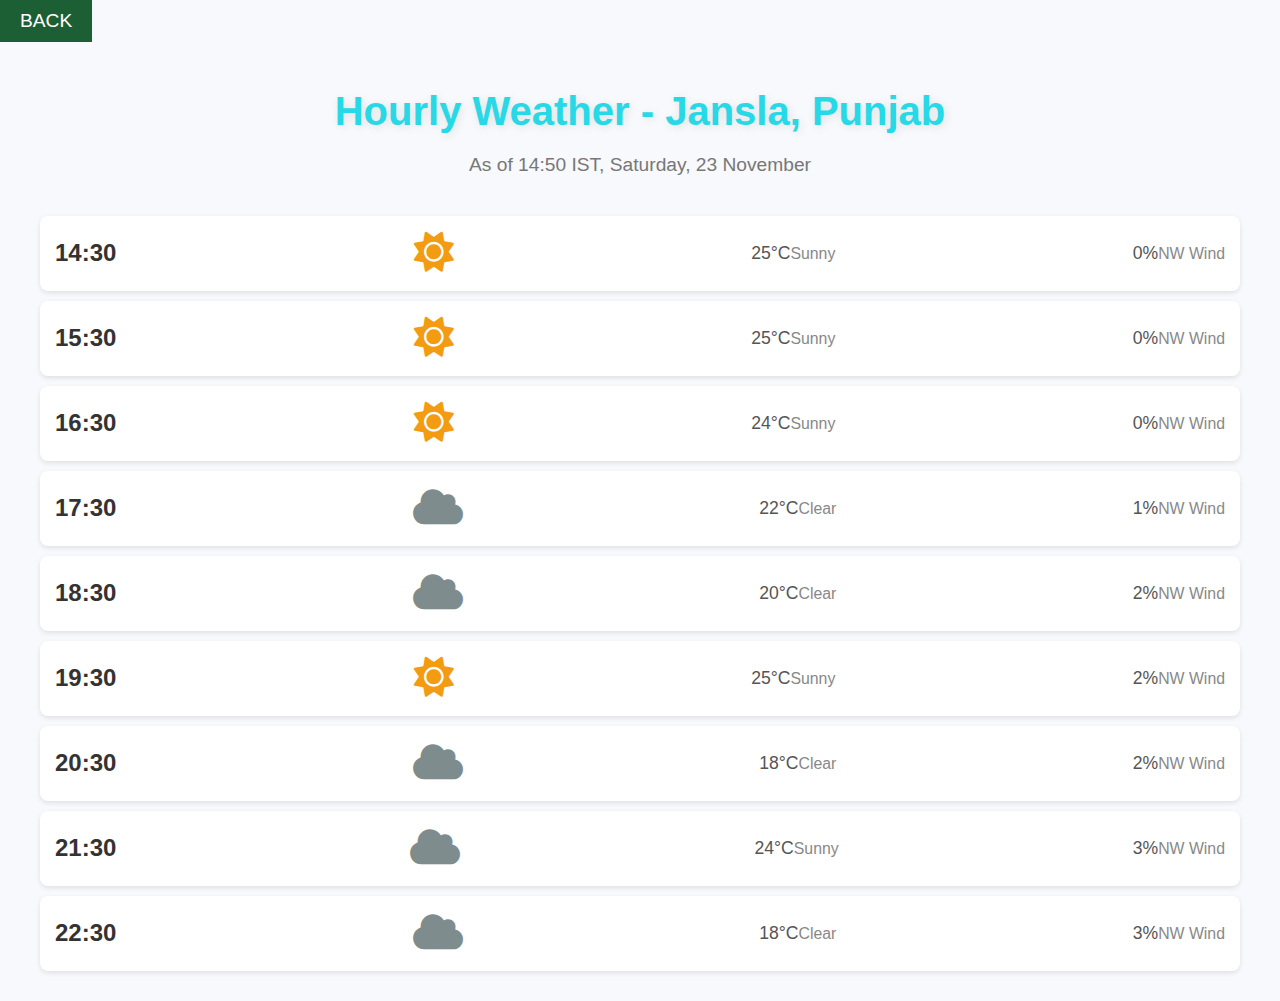
<file: hourly.html>
<!DOCTYPE html>
<html lang="en">
<head>
    <meta charset="UTF-8">
    <meta name="viewport" content="width=device-width, initial-scale=1.0">
    <title>Hourly Weather</title>
     <link rel="stylesheet" href="style1.css">
    <link rel="stylesheet" href="https://cdnjs.cloudflare.com/ajax/libs/font-awesome/6.0.0-beta3/css/all.min.css">
</head>
<body>
    <button><a href="today.html">BACK</a></button>
    <div class="container">
        <h1>Hourly Weather - Jansla, Punjab</h1>
        <div class="timestamp">As of 14:50 IST, Saturday, 23 November</div>

        <div class="weather-row">
            <div class="time">14:30</div>
            <div class="icon sun"><i class="fa-solid fa-sun"></i></div>
            <div class="details">25°C<span>Sunny</span></div>
            <div class="details">0%<span>NW Wind</span></div>
        </div>

        <div class="weather-row">
            <div class="time">15:30</div>
            <div class="icon sun"><i class="fa-solid fa-sun"></i></div>
            <div class="details">25°C<span>Sunny</span></div>
            <div class="details">0%<span>NW Wind</span></div>
        </div>

        <div class="weather-row">
            <div class="time">16:30</div>
            <div class="icon sun"><i class="fa-solid fa-sun"></i></div>
            <div class="details">24°C<span>Sunny</span></div>
            <div class="details">0%<span>NW Wind</span></div>
        </div>

        <div class="weather-row">
            <div class="time">17:30</div>
            <div class="icon cloud"><i class="fa-solid fa-cloud"></i></div>
            <div class="details">22°C<span>Clear</span></div>
            <div class="details">1%<span>NW Wind</span></div>
        </div>

        <div class="weather-row">
            <div class="time">18:30</div>
            <div class="icon cloud"><i class="fa-solid fa-cloud"></i></div>
            <div class="details">20°C<span>Clear</span></div>
            <div class="details">2%<span>NW Wind</span></div>
        </div>

        <div class="weather-row">
            <div class="time">19:30</div>
            <div class="icon sun"><i class="fa-solid fa-sun"></i></div>
            <div class="details">25°C<span>Sunny</span></div>
            <div class="details">2%<span>NW Wind</span></div>
        </div>

        <div class="weather-row">
            <div class="time">20:30</div>
            <div class="icon cloud"><i class="fa-solid fa-cloud"></i></div>
            <div class="details">18°C<span>Clear</span></div>
            <div class="details">2%<span>NW Wind</span></div>
        </div>

        <div class="weather-row">
            <div class="time">21:30</div>
            <div class="icon cloud"><i class="fa-solid fa-cloud"></i></div>
            <div class="details">24°C<span>Sunny</span></div>
            <div class="details">3%<span>NW Wind</span></div>
        </div>

        <div class="weather-row">
            <div class="time">22:30</div>
            <div class="icon cloud"><i class="fa-solid fa-cloud"></i></div>
            <div class="details">18°C<span>Clear</span></div>
            <div class="details">3%<span>NW Wind</span></div>
        </div>
    </div>
</body>
</html>
</file>
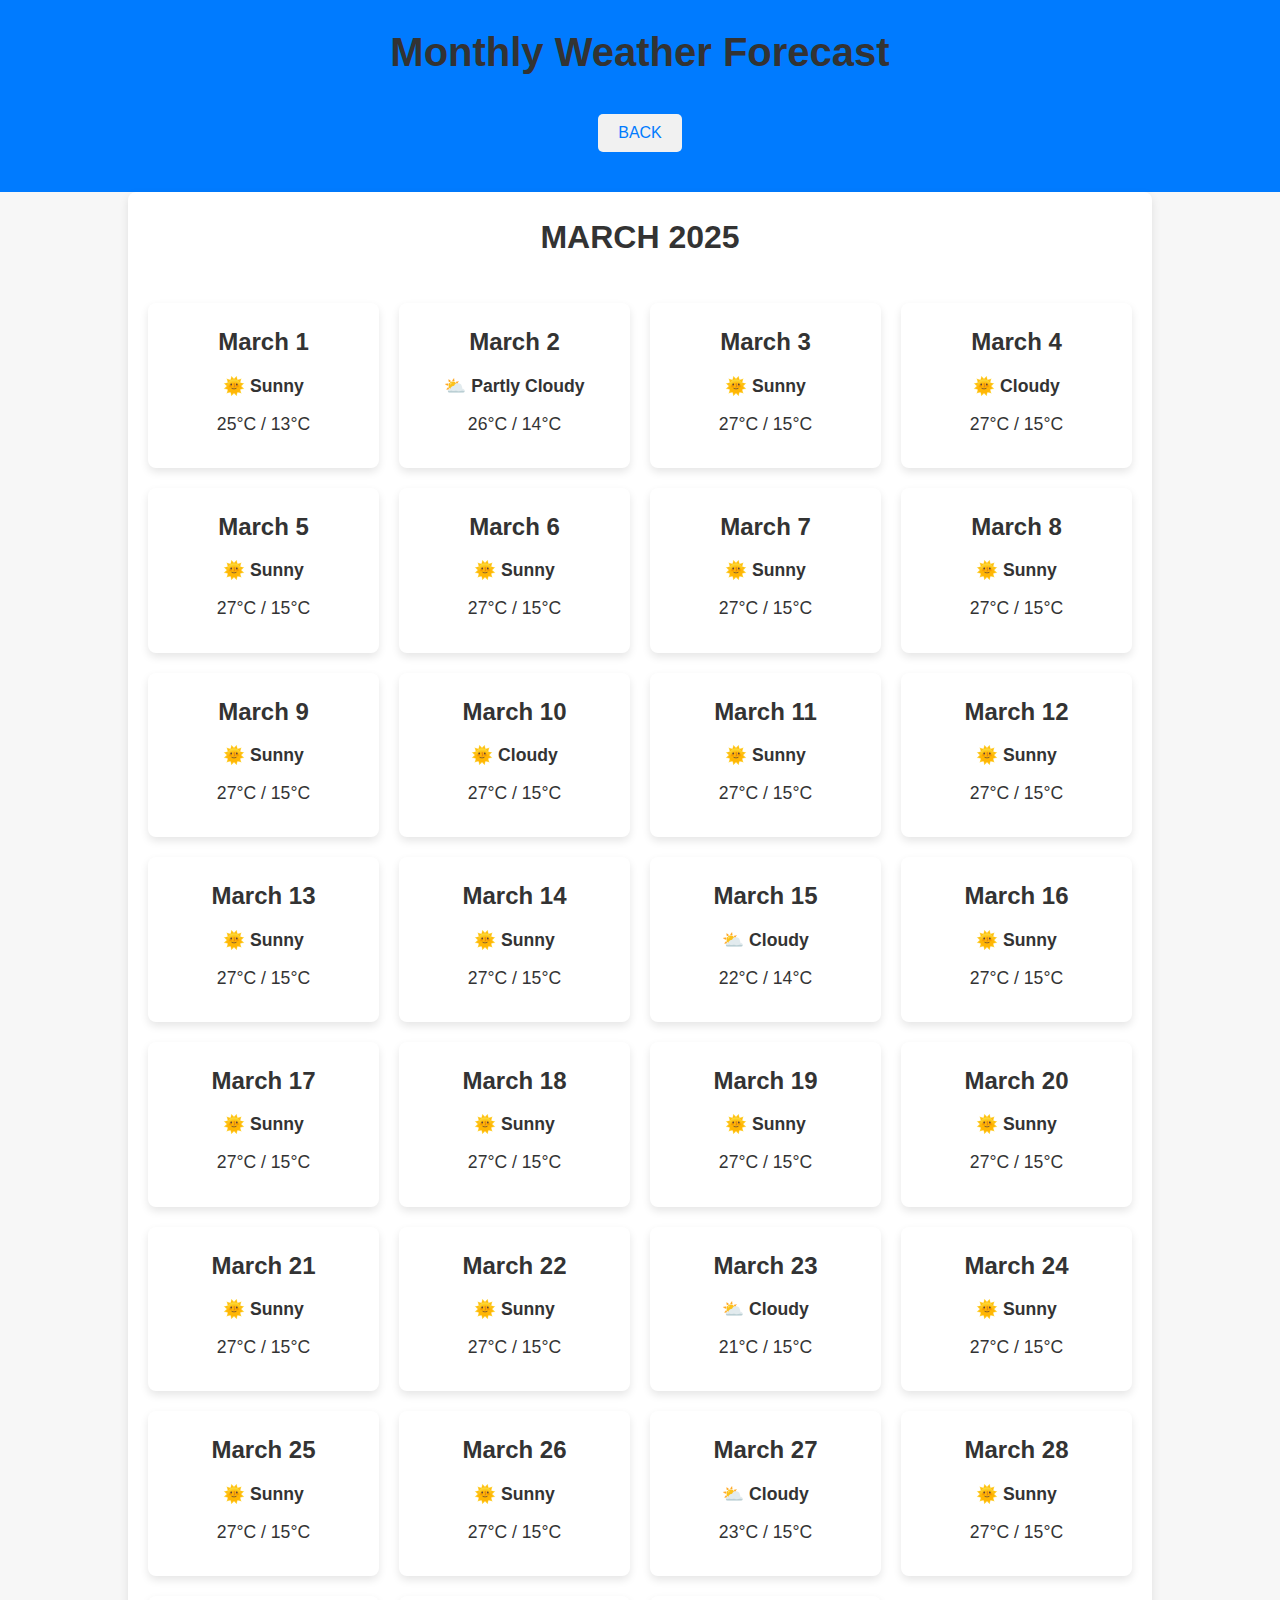
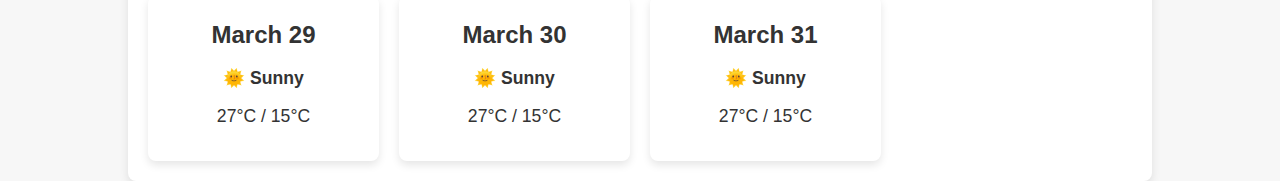
<file: monthly.html>
<!DOCTYPE html>
<html lang="en">
<head>
    <meta charset="UTF-8">
    <meta name="viewport" content="width=device-width, initial-scale=1.0">
    <title>Monthly Weather Forecast</title>
    <link rel="stylesheet" href="style3.css">
</head>
<body>
    <header class="header">
        <h1>Monthly Weather Forecast</h1>
        <button><a href="today.html">BACK</a></button>
    </header>
    <main class="container">
        <h2>MARCH 2025</h2>
        <div class="forecast-grid">
            <div class="day">
                <h3>March 1</h3>
                <p>🌞 Sunny</p>
                <p>25°C / 13°C</p>
            </div>
            <div class="day">
                <h3>March 2</h3>
                <p>⛅ Partly Cloudy</p>
                <p>26°C / 14°C</p>
            </div>
            <div class="day">
                <h3>March 3</h3>
                <p>🌞 Sunny</p>
                <p>27°C / 15°C</p>
            </div>
            <div class="day">
                <h3>March 4</h3>
                <p>🌞 Cloudy</p>
                <p>27°C / 15°C</p>
            </div>
            <div class="day">
                <h3>March 5</h3>
                <p>🌞 Sunny</p>
                <p>27°C / 15°C</p>
            </div>
            <div class="day">
                <h3>March 6</h3>
                <p>🌞 Sunny</p>
                <p>27°C / 15°C</p>
            </div>
            <div class="day">
                <h3>March 7</h3>
                <p>🌞 Sunny</p>
                <p>27°C / 15°C</p>
            </div>
            <div class="day">
                <h3>March 8</h3>
                <p>🌞 Sunny</p>
                <p>27°C / 15°C</p>
            </div>
            <div class="day">
                <h3>March 9</h3>
                <p>🌞 Sunny</p>
                <p>27°C / 15°C</p>
            </div>
            <div class="day">
                <h3>March 10</h3>
                <p>🌞 Cloudy</p>
                <p>27°C / 15°C</p>
            </div>
            <div class="day">
                <h3>March 11</h3>
                <p>🌞 Sunny</p>
                <p>27°C / 15°C</p>
            </div>
            <div class="day">
                <h3>March 12</h3>
                <p>🌞 Sunny</p>
                <p>27°C / 15°C</p>
            </div>
            <div class="day">
                <h3>March 13</h3>
                <p>🌞 Sunny</p>
                <p>27°C / 15°C</p>
            </div>
            <div class="day">
                <h3>March 14</h3>
                <p>🌞 Sunny</p>
                <p>27°C / 15°C</p>
            </div>
            <div class="day">
                <h3>March 15</h3>
                <p>⛅ Cloudy</p>
                <p>22°C / 14°C</p>
            </div>
            <div class="day">
                <h3>March 16</h3>
                <p>🌞 Sunny</p>
                <p>27°C / 15°C</p>
            </div>
            <div class="day">
                <h3>March 17</h3>
                <p>🌞 Sunny</p>
                <p>27°C / 15°C</p>
            </div>
            <div class="day">
                <h3>March 18</h3>
                <p>🌞 Sunny</p>
                <p>27°C / 15°C</p>
            </div>
            <div class="day">
                <h3>March 19</h3>
                <p>🌞 Sunny</p>
                <p>27°C / 15°C</p>
            </div>
            <div class="day">
                <h3>March 20</h3>
                <p>🌞 Sunny</p>
                <p>27°C / 15°C</p>
            </div>
            <div class="day">
                <h3>March 21</h3>
                <p>🌞 Sunny</p>
                <p>27°C / 15°C</p>
            </div>
            <div class="day">
                <h3>March 22</h3>
                <p>🌞 Sunny</p>
                <p>27°C / 15°C</p>
            </div>
            <div class="day">
                <h3>March 23</h3>
                <p>⛅ Cloudy</p>
                <p>21°C / 15°C</p>
            </div>
            <div class="day">
                <h3>March 24</h3>
                <p>🌞 Sunny</p>
                <p>27°C / 15°C</p>
            </div>
            <div class="day">
                <h3>March 25</h3>
                <p>🌞 Sunny</p>
                <p>27°C / 15°C</p>
            </div>
            <div class="day">
                <h3>March 26</h3>
                <p>🌞 Sunny</p>
                <p>27°C / 15°C</p>
            </div>
            <div class="day">
                <h3>March 27</h3>
                <p>⛅ Cloudy</p>
                <p>23°C / 15°C</p>
            </div>
            <div class="day">
                <h3>March 28</h3>
                <p>🌞 Sunny</p>
                <p>27°C / 15°C</p>
            </div>
            <div class="day">
                <h3>March 29</h3>
                <p>🌞 Sunny</p>
                <p>27°C / 15°C</p>
            </div>
            <div class="day">
                <h3>March 30</h3>
                <p>🌞 Sunny</p>
                <p>27°C / 15°C</p>
            </div>
            <div class="day">
                <h3>March 31</h3>
                <p>🌞 Sunny</p>
                <p>27°C / 15°C</p>
            </div>
    </main>        

        
</body>
</html>
</file>
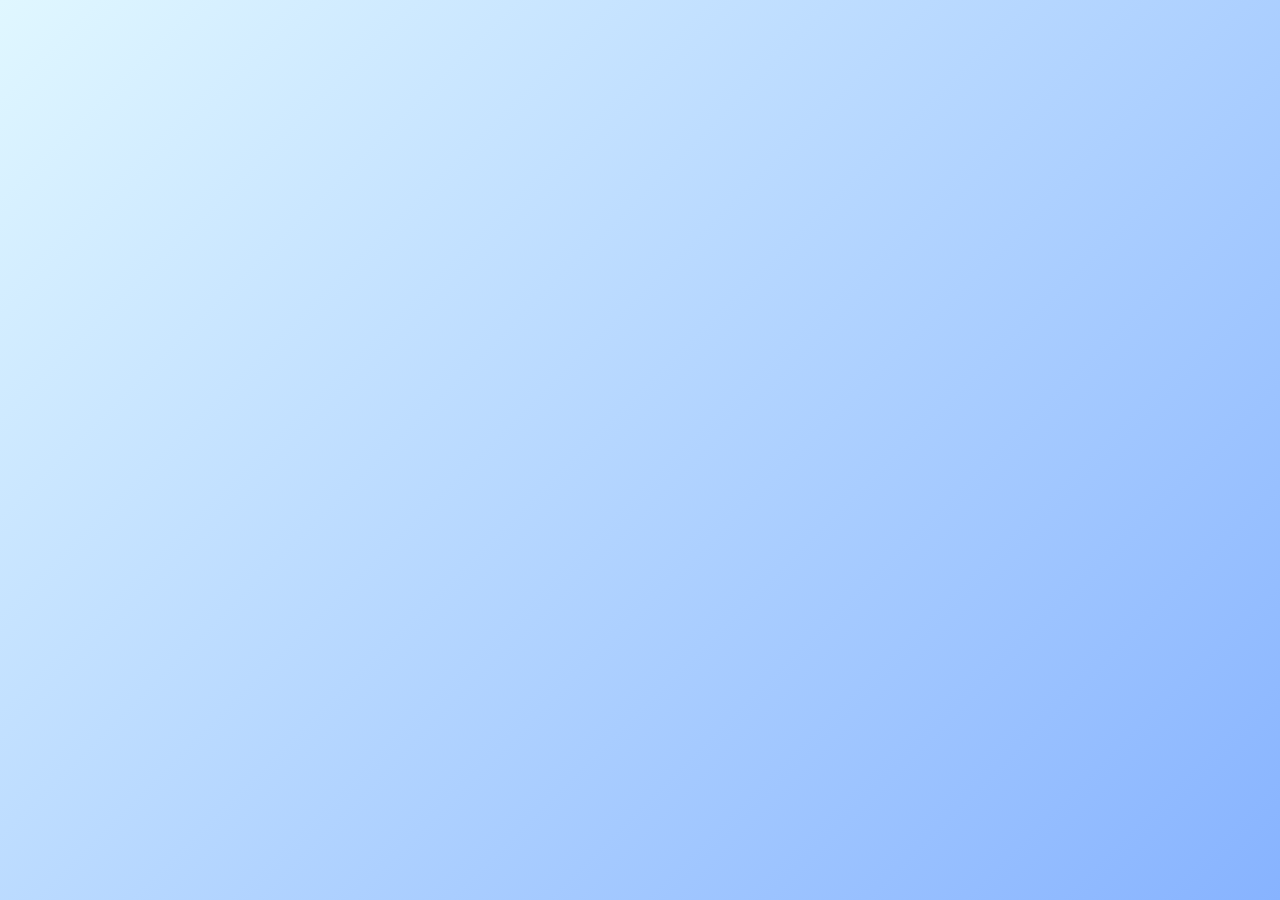
<file: signup.html>
<!DOCTYPE html>
<html lang="en">
<head>
    <meta charset="UTF-8">
    <meta name="viewport" content="width=device-width, initial-scale=1.0">
    <title>Sign Up - Weather App</title>
    <style>* {
        margin: 0;
        padding: 0;
        box-sizing: border-box;
        font-family: 'Segoe UI', Tahoma, Geneva, Verdana, sans-serif;
    }
    
    body {
        background: linear-gradient(135deg, #e0f7ff 0%, #87b3ff 100%);
        min-height: 100vh;
        display: flex;
        justify-content: center;
        align-items: center;
        color: #1a3a6b;
    }
    
    .container {
        width: 90%;
        max-width: 450px;
        background-color: rgba(255, 255, 255, 0.95);
        border-radius: 15px;
        padding: 30px;
        box-shadow: 0 10px 25px rgba(0, 0, 100, 0.2);
        transform: translateY(20px);
        opacity: 0;
        animation: fadeIn 0.8s ease forwards;
    }
    
    @keyframes fadeIn {
        to {
            opacity: 1;
            transform: translateY(0);
        }
    }
    
    h2 {
        text-align: center;
        margin-bottom: 25px;
        color: #0a4b94;
        font-size: 2rem;
        position: relative;
    }
    
    h2::after {
        content: '';
        position: absolute;
        width: 60px;
        height: 3px;
        background-color: #4285f4;
        bottom: -8px;
        left: 50%;
        transform: translateX(-50%);
        border-radius: 3px;
        transition: width 0.3s ease;
    }
    
    .container:hover h2::after {
        width: 100px;
    }
    
    .form-group {
        margin-bottom: 20px;
        position: relative;
        overflow: hidden;
    }
    
    label {
        display: block;
        margin-bottom: 5px;
        color: #2c5282;
        font-weight: 500;
        transition: transform 0.3s, color 0.3s;
    }
    
    input {
        width: 100%;
        padding: 12px 15px;
        border: 1px solid #a4c1e6;
        border-radius: 8px;
        background-color: #f0f7ff;
        color: #164788;
        outline: none;
        transition: all 0.3s ease;
    }
    
    input:focus {
        border-color: #1e4eb8;
        box-shadow: 0 0 0 3px rgba(66, 133, 244, 0.3);
        transform: translateY(-2px);
    }
    
    input::placeholder {
        color: #8eabd0;
        opacity: 0.8;
    }
    
    button {
        width: 100%;
        background-color: #2c63b8;
        color: white;
        padding: 12px;
        border: none;
        border-radius: 8px;
        cursor: pointer;
        font-size: 16px;
        font-weight: 600;
        letter-spacing: 0.5px;
        margin-top: 10px;
        transition: all 0.3s ease;
        position: relative;
        overflow: hidden;
    }
    
    button::before {
        content: '';
        position: absolute;
        top: 0;
        left: -100%;
        width: 100%;
        height: 100%;
        background: linear-gradient(90deg, transparent, rgba(255, 255, 255, 0.2), transparent);
        transition: left 0.5s ease;
    }
    
    button:hover {
        background-color: #1a46a0;
        transform: translateY(-3px);
        box-shadow: 0 5px 15px rgba(0, 0, 100, 0.3);
    }
    
    button:hover::before {
        left: 100%;
    }
    
    button:active {
        transform: translateY(0);
    }
    
    p {
        text-align: center;
        margin-top: 20px;
        color: #3a6097;
    }
    
    a {
        color: #1e55c8;
        text-decoration: none;
        font-weight: 600;
        transition: color 0.3s ease;
    }
    
    a:hover {
        color: #0a3181;
        text-decoration: underline;
    }
    
    /* Animation for form fields */
    .form-group {
        animation: slideUp 0.5s ease forwards;
        opacity: 0;
        transform: translateY(20px);
    }
    
    .form-group:nth-child(1) { animation-delay: 0.2s; }
    .form-group:nth-child(2) { animation-delay: 0.3s; }
    .form-group:nth-child(3) { animation-delay: 0.4s; }
    .form-group:nth-child(4) { animation-delay: 0.5s; }
    
    button {
        animation: slideUp 0.5s ease forwards;
        opacity: 0;
        transform: translateY(20px);
        animation-delay: 0.6s;
    }
    
    p {
        animation: slideUp 0.5s ease forwards;
        opacity: 0;
        transform: translateY(20px);
        animation-delay: 0.7s;
    }
    
    @keyframes slideUp {
        to {
            opacity: 1;
            transform: translateY(0);
        }
    }
    
    /* Error styles */
    .error {
        border-color: #a31545 !important;
        box-shadow: 0 0 0 2px rgba(220, 53, 69, 0.25) !important;
    }
    
    .error-message {
        color: #a31545;
        font-size: 12px;
        margin-top: 5px;
        display: none;
        animation: fadeIn 0.3s ease forwards;
    }
    
    /* Success animation */
    @keyframes success {
        0% { transform: scale(1); }
        50% { transform: scale(1.1); }
        100% { transform: scale(1); }
    }
    
    .success {
        animation: success 0.5s ease;
    }
    

</style>
</head>
<body>
    <div class="container">
        <h2>Sign Up </h2>
        <form id="signup-form" onsubmit="return validateForm()">
            <div class="form-group">
                <label for="username">Username:</label>
                <input type="text" id="username" name="username" placeholder="Enter your username" required>
            </div>
            <div class="form-group">
                <label for="email">Email:</label>
                <input type="email" id="email" name="email" placeholder="Enter your email" required>
            </div>
            <div class="form-group">
                <label for="password">Password:</label>
                <input type="password" id="password" name="password" placeholder="Enter your password" required>
            </div>
            <div class="form-group">
                <label for="confirm-password">Confirm Password:</label>
                <input type="password" id="confirm-password" name="confirm-password" placeholder="Confirm your password" required>
            </div>
            <button type="submit">Sign Up</button>
            <p>Already have an account? <a href="login.html">Login</a></p>
        </form>
    </div>

    <script>
        document.addEventListener('DOMContentLoaded', function() {
            const form = document.getElementById('signup-form');
            const inputs = form.querySelectorAll('input');
            
            // Add focus and blur event listeners to all inputs
            inputs.forEach(input => {
                // Input focus effect
                input.addEventListener('focus', function() {
                    this.parentElement.querySelector('label').style.color = '#1e55c8';
                });
                
                // Input blur effect
                input.addEventListener('blur', function() {
                    this.parentElement.querySelector('label').style.color = '#2c5282';
                    validateInput(this);
                });
                
                // Real-time validation for all fields
                input.addEventListener('input', function() {
                    validateInput(this);
                });
            });
            
            // Form submission
            form.addEventListener('submit', function(e) {
                e.preventDefault();
                
                let isValid = true;
                
                // Validate all inputs
                inputs.forEach(input => {
                    if (!validateInput(input)) {
                        isValid = false;
                    }
                });
                
                if (isValid) {
                    // Animation for success
                    this.classList.add('success');
                    
                    // Success message with wave animation
                    const container = document.querySelector('.container');
                    container.innerHTML = `
                        <div style="text-align: center; animation: fadeIn 0.5s ease;">
                            <svg width="100" height="100" viewBox="0 0 24 24" style="margin: 0 auto; fill: none; stroke: #2c63b8; stroke-width: 2; stroke-linecap: round; stroke-linejoin: round; animation: success 0.5s ease;">
                                <path d="M22 11.08V12a10 10 0 1 1-5.93-9.14"></path>
                                <polyline points="22 4 12 14.01 9 11.01"></polyline>
                            </svg>
                            <h2 style="margin-top: 20px; color: #0a4b94;">Success!</h2>
                            <p style="color: #3a6097; margin-top: 15px;">Your account has been created successfully!</p>
                            <button id="restart-btn" style="margin-top: 30px; display: inline-block; width: auto; padding: 10px 30px;">Back to Sign Up</button>
                        </div>
                    `;
                    
                    // Add event listener to the restart button
                    document.getElementById('restart-btn').addEventListener('click', function() {
                        location.reload();
                    });
                }
            });
            
            // Function to validate inputs
            function validateInput(input) {
                const id = input.id;
                const value = input.value.trim();
                const errorElement = document.getElementById(`${id}-error`);
                
                let isValid = true;
                
                // Clear previous error
                input.classList.remove('error');
                errorElement.style.display = 'none';
                
                // Validate based on input type
                switch(id) {
                    case 'username':
                        if (value.length < 3) {
                            showError(input, errorElement, 'Username must be at least 3 characters');
                            isValid = false;
                        }
                        break;
                    case 'email':
                        const emailPattern = /^[a-zA-Z0-9._-]+@[a-zA-Z0-9.-]+\.[a-zA-Z]{2,6}$/;
                        if (!emailPattern.test(value)) {
                            showError(input, errorElement, 'Please enter a valid email address');
                            isValid = false;
                        }
                        break;
                    case 'password':
                        if (value.length < 6) {
                            showError(input, errorElement, 'Password must be at least 6 characters');
                            isValid = false;
                        }
                        break;
                    case 'confirm-password':
                        const password = document.getElementById('password').value;
                        if (value !== password) {
                            showError(input, errorElement, 'Passwords do not match');
                            isValid = false;
                        }
                        break;
                }
                
                return isValid;
            }
            
            // Function to show error
            function showError(input, errorElement, message) {
                input.classList.add('error');
                errorElement.textContent = message;
                errorElement.style.display = 'block';
                
                // Shake animation for error
                input.style.animation = 'none';
                setTimeout(() => {
                    input.style.animation = 'shake 0.5s ease';
                }, 10);
            }
            
            // Add shake animation to CSS
            const style = document.createElement('style');
            style.textContent = `
                @keyframes shake {
                    0%, 100% { transform: translateX(0); }
                    10%, 30%, 50%, 70%, 90% { transform: translateX(-5px); }
                    20%, 40%, 60%, 80% { transform: translateX(5px); }
                }
            `;
            document.head.appendChild(style);
        });

    </script>
</body>
</html>
</file>
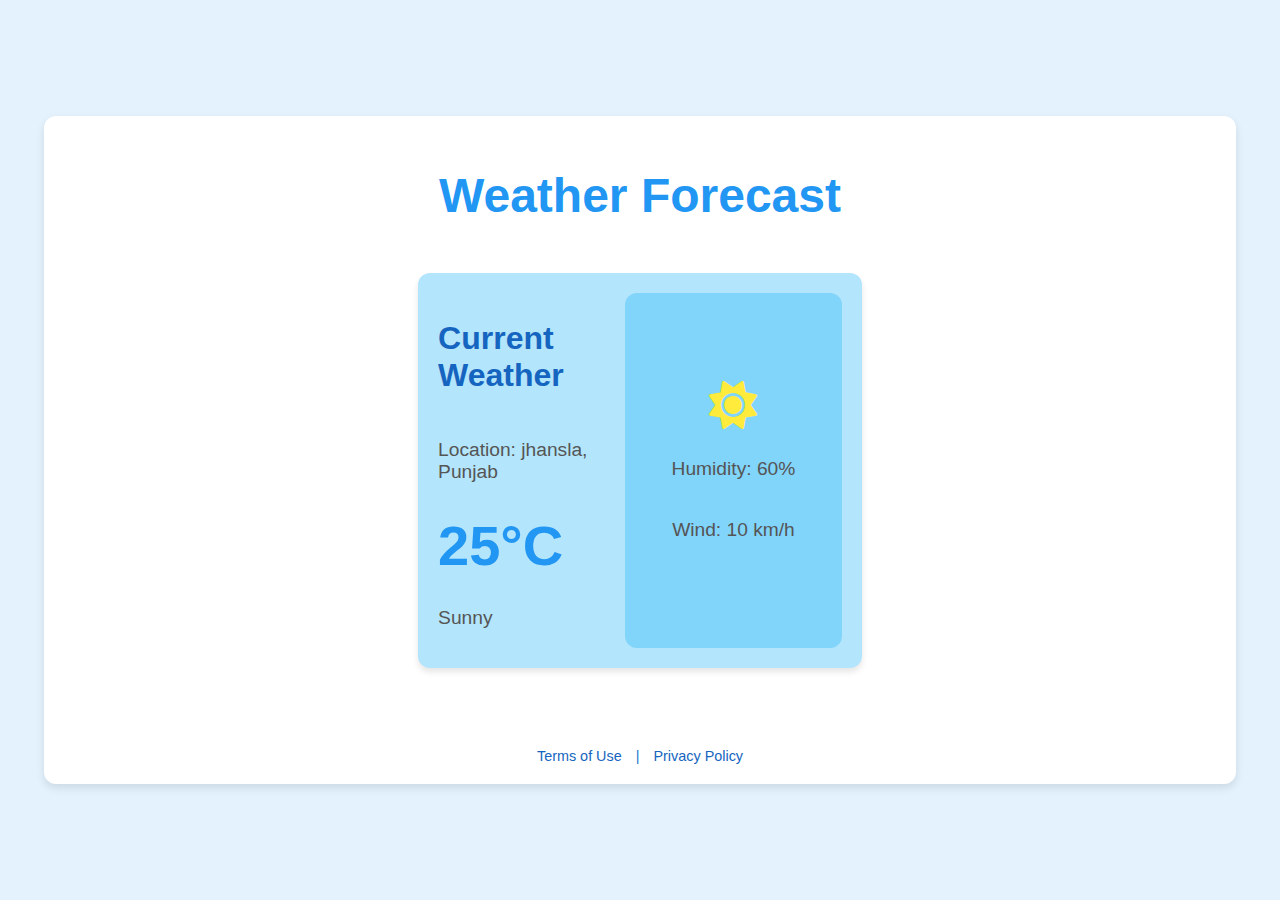
<file: today.html>
<!DOCTYPE html>
<html lang="en">
<head>
  <meta charset="UTF-8">
  <meta name="viewport" content="width=device-width, initial-scale=1.0">
  <title>Weather Forecast App</title>
  <link rel="stylesheet" href="style4.css">
  <link rel="stylesheet" href="https://cdnjs.cloudflare.com/ajax/libs/font-awesome/6.0.0-beta3/css/all.min.css">
</head>
<body>

  <div class="container">
    <div class="bigcontainer">
      <h1>Weather Forecast</h1>

      <section class="current-weather">
        <div class="current-weather-info">
          <h2>Current Weather</h2>
          <p>Location: jhansla, Punjab</p>
          <h3>25°C</h3>
          <p>Sunny</p>
        </div>
        <div class="weather-stats">
          <i class="fa-solid fa-sun"> </i>
          <p>Humidity: 60%</p>
          <p>Wind: 10 km/h</p>
        </div>
      </section>
    </div>

    <section class="forecast" id="forecast23">
     <footer>
    <a href="#">Terms of Use</a> | <a href="#">Privacy Policy</a>
  </footer>

</body>
</html>
</file>
<file: style1.css>
body {
    font-family: 'Arial', sans-serif;
    background-color: #f7f9fc;
    color: #333;
    margin: 0;
    padding: 0;
    box-sizing: border-box;
    transition: background-color 0.3s ease;
}

.container {
    max-width: 1200px;
    margin: 0 auto;
    padding: 20px;
}

h1 {
    text-align: center;
    color: #27d9e6;
    font-size: 2.5em;
    margin-bottom: 20px;
    text-shadow: 2px 2px 10px rgba(0, 0, 0, 0.1);
}

.timestamp {
    text-align: center;
    color: #777;
    font-size: 1.2em;
    margin-bottom: 40px;
}

button {
    background-color: #18cdda;
    color: white;
    font-size: 1.2em;
    padding: 10px 20px;
    border: none;
    cursor: pointer;
    transition: background-color 0.3s ease;
}

button a {
    color: white;
    text-decoration: none;
}

button:hover {
    background-color: #1c5f34;
}

.weather-row {
    display: flex;
    align-items: center;
    justify-content: space-between;
    background-color: #fff;
    border-radius: 8px;
    box-shadow: 0 2px 5px rgba(0, 0, 0, 0.1);
    margin: 10px 0;
    padding: 15px;
    transition: transform 0.3s ease, background-color 0.3s ease;
}

.weather-row:hover {
    transform: translateY(-5px);
    background-color: #f2f7f4;
}

.time {
    font-size: 1.5em;
    font-weight: bold;
    color: #333;
    text-transform: uppercase;
}

.icon {
    font-size: 2.5em;
    color: #f39c12;
    transition: color 0.3s ease;
}

.details {
    font-size: 1.1em;
    color: #555;
}

.details span {
    font-size: 0.9em;
    color: #888;
}

.icon.sun {
    color: #f39c12;
}

.icon.cloud {
    color: #7f8c8d;
}

.icon.rain {
    color: #3498db;
}

.weather-row .details {
    text-align: center;
}

/* Animation for Time Section */
@keyframes slideIn {
    0% {
        transform: translateX(-100%);
        opacity: 0;
    }
    100% {
        transform: translateX(0);
        opacity: 1;
    }
}

.weather-row {
    animation: slideIn 0.5s ease-out;
}
</file>
<file: style3.css>
/* Monthly Forecast Styles */
   .monthly-forecast .container {
    margin-top: 40px;
}

.monthly-forecast .forecast-grid {
    display: grid;
    grid-template-columns: repeat(7, 1fr);
    gap: 20px;
}

.monthly-forecast .day {
    background-color: white;
    padding: 15px;
    border-radius: 10px;
    box-shadow: 0 4px 8px rgba(0, 0, 0, 0.1);
    text-align: center;
}

.monthly-forecast .day h3 {
    font-size: 18px;
}

.monthly-forecast .day p {
    font-size: 16px;
}

/* Button styling for "Back" button */
button {
    background-color: #0099cc;
    color: white;
    border: none;
    padding: 10px 20px;
    border-radius: 5px;
    font-size: 16px;
    cursor: pointer;
}

button a {
    color: white;
    text-decoration: none;
}

button:hover {
    background-color: #007bb5;
}
/* Basic styles */
body {
    font-family: Arial, sans-serif;
    background-color: #f0f0f0;
    margin: 0;
    padding: 0;
    box-sizing: border-box;
}

.heading {
    text-align: center;
    font-size: 2rem;
    padding-top: 20px;
}

button {
    margin: 20px;
    padding: 10px 20px;
    font-size: 16px;
    cursor: pointer;
    background-color: #1e90ff;
    color: white;
    border: none;
    border-radius: 5px;
}

button:hover {
    background-color: #575757;
}

/* Flex container for the card layout */
.song {
    display: flex;
    flex-wrap: wrap;
    justify-content: space-around;
    gap: 20px;
    margin: 20px;
}

.card {
    background-color: white;
    border-radius: 10px;
    box-shadow: 0 4px 8px rgba(0, 0, 0, 0.1);
    width: 16rem;
    height: 350px;
    overflow: hidden;
    transition: transform 0.3s ease, box-shadow 0.3s ease;
}

.card img {
    width: 100%;
    height: 160px;
    object-fit: cover;
}

.card-body {
    padding: 15px;
    text-align: center;
}

.card h4 {
    font-size: 1.2rem;
    margin-bottom: 10px;
}

.card p {
    font-size: 1rem;
    margin-bottom: 10px;
}

.card .box a {
    text-decoration: none;
    color: white;
    background-color: #1e90ff;
    padding: 10px 20px;
    border-radius: 5px;
}

.card .box a:hover {
    background-color: #575757;
}

/* Card hover effect */
.card:hover {
    transform: scale(1.05);
    box-shadow: 0 6px 15px rgba(0, 0, 0, 0.2);
}

/* Responsive adjustments */
@media (max-width: 768px) {
    .song {
        justify-content: center;
    }

    .card {
        width: 90%;
    }
}

/* General Reset and Basic Styles */
* {
    margin: 0;
    padding: 0;
    box-sizing: border-box;
    font-family: 'Arial', sans-serif;
}

body {
    background-color: #f0f8ff;
    color: #333;
    font-size: 16px;
}

/* Header Styling */
.header {
    background-color: #007bff;
    color: white;
    padding: 20px 40px;
    text-align: center;
}
.header h1 {
    font-size: 2.5rem;
    margin-bottom: 10px;
}

.header button {
    background-color: #f1f1f1;
    padding: 10px 20px;
    border: none;
    border-radius: 5px;
    cursor: pointer;
    font-size: 1rem;
}

.header button a {
    text-decoration: none;
    color: #007bff;
}

.header button:hover {
    background-color: #ddd;
}

/* Main Container */
.container {
    padding: 40px;
    max-width: 1200px;
    margin: 0 auto;
}

/* Month Header */
.container h2 {
    text-align: center;
    font-size: 2rem;
    color: #333;
    margin-bottom: 40px;
}

/* Forecast Grid */
.forecast-grid {
    display: grid;
    grid-template-columns: repeat(auto-fill, minmax(220px, 1fr));
    gap: 20px;
}

/* Day Box Styling */
.day {
    background-color: #fff;
    border-radius: 8px;
    box-shadow: 0 4px 8px rgba(0, 0, 0, 0.1);
    padding: 20px;
    text-align: center;
    transition: transform 0.3s ease, box-shadow 0.3s ease;
}

.day:hover {
    transform: translateY(-10px);
    box-shadow: 0 8px 16px rgba(0, 0, 0, 0.15);
}

.day h3 {
    font-size: 1.5rem;
    margin-bottom: 10px;
}

.day p {
    font-size: 1.1rem;
    margin-bottom: 10px;
}

.day p:nth-child(2) {
    font-weight: bold;
}

/* Icons for Weather */
.day p:nth-child(1) {
    font-size: 1.4rem;
    margin-bottom: 20px;
}

/* Day Styling for Weather Types */
.sunny {
    color: #ff8c00;
}

.cloudy {
    color: #bbb;
}

.partly-cloudy {
    color: #f1c40f;
}

/* Link Styling for Visit Site */
.day a {
    display: inline-block;
    margin-top: 10px;
    padding: 8px 16px;
    background-color: #007bff;
    color: white;
    text-decoration: none;
    border-radius: 5px;
    transition: background-color 0.3s ease;
}

.day a:hover {
    background-color: #0056b3;
}

/* Global Reset and Basic Styles */
* {
    margin: 0;
    padding: 0;
    box-sizing: border-box;
    font-family: 'Arial', sans-serif;
}

body {
    background-color: #f7f7f7;
    color: #333;
    font-size: 16px;
    line-height: 1.6;
}

/* Header and Button Styles */
button {
    background-color: #007bff;
    border: none;
    padding: 10px 20px;
    color: white;
    border-radius: 5px;
    font-size: 1rem;
    cursor: pointer;
    margin: 20px;
}

button a {
    color: white;
    text-decoration: none;
}

button:hover {
    background-color: #0056b3;
}

/* Main Container */
.container {
    width: 80%;
    margin: 0 auto;
    padding: 20px;
    background-color: white;
    border-radius: 8px;
    box-shadow: 0 4px 10px rgba(0, 0, 0, 0.1);
}

/* Title Section */
h1 {
    font-size: 2rem;
    text-align: center;
    margin-bottom: 20px;
    color: #333;
}

/* Timestamp Styling */
.timestamp {
    text-align: center;
    font-size: 1rem;
    color: #777;
    margin-bottom: 30px;
}

/* Weather Row Styles */
.weather-row {
    display: flex;
    align-items: center;
    justify-content: space-between;
    padding: 15px;
    background-color: #fff;
    border-radius: 8px;
    margin-bottom: 15px;
    box-shadow: 0 4px 6px rgba(0, 0, 0, 0.1);
    transition: transform 0.3s ease, box-shadow 0.3s ease;
}

.weather-row:hover {
    transform: translateY(-5px);
    box-shadow: 0 6px 12px rgba(0, 0, 0, 0.15);
}

/* Time Section */
.weather-row .time {
    font-size: 1.2rem;
    font-weight: bold;
    color: #333;
    width: 10%;
}

/* Icon Section */
.weather-row .icon {
    font-size: 2.5rem;
    color: #ff8c00;
    width: 15%;
}

/* Details Section */
.weather-row .details {
    font-size: 1rem;
    color: #333;
    width: 35%;
}

.weather-row .details span {
    display: block;
    font-size: 0.9rem;
    color: #777;
}

/* Weather Type (Sunny, Clear) Styling */
.weather-row .details span {
    font-weight: 400;
}

/* Icon Adjustment for Weather Conditions */
.weather-row .icon i {
    color: #f39c12;
}

/* Weather Row with Clouds */
.weather-row .icon i.fa-cloud {
    color: #95a5a6;
}

/* Adding media query for responsive design */
@media (max-width: 768px) {
    .container {
        width: 90%;
    }

    .weather-row {
        flex-direction: column;
        align-items: flex-start;
        padding: 20px;
    }

    .weather-row .time,
    .weather-row .icon,
    .weather-row .details {
        width: 100%;
        margin-bottom: 10px;
    }

    .weather-row .icon {
        text-align: center;
        font-size: 3rem;
    }
}
</file>
<file: style4.css>
body {
    font-family: 'Arial', sans-serif;
    margin: 0;
    padding: 0;
    background: #e3f2fd;
    color: #333;
    box-sizing: border-box;
    display: flex;
    flex-direction: column;
    align-items: center;
    justify-content: center;
    min-height: 100vh;
    transition: background-color 0.3s ease;
  }

  h1 {
    font-size: 3em;
    color: #2196F3;
    text-align: center;
    margin-bottom: 30px;
    animation: fadeIn 2s ease-in-out;
  }

  h2 {
    font-size: 2em;
    color: #1565C0;
  }

  h3 {
    font-size: 3.5em;
    color: #2196F3;
    margin: 10px 0;
  }

  p {
    font-size: 1.2em;
    color: #555;
  }

  /* Animations */
  @keyframes fadeIn {
    0% {
      opacity: 0;
      transform: translateY(30px);
    }
    100% {
      opacity: 1;
      transform: translateY(0);
    }
  }

  /* Container */
  .container {
    width: 90%;
    max-width: 1200px;
    padding: 20px;
    background: #ffffff;
    border-radius: 12px;
    box-shadow: 0 4px 8px rgba(0, 0, 0, 0.1);
    animation: fadeIn 1.5s ease-out;
  }

  .bigcontainer {
    display: flex;
    flex-direction: column;
    align-items: center;
  }

  .current-weather {
    display: flex;
    justify-content: space-between;
    margin-top: 20px;
    padding: 20px;
    background: #b3e5fc;
    border-radius: 12px;
    box-shadow: 0 4px 6px rgba(0, 0, 0, 0.1);
    animation: fadeIn 1.8s ease-out;
  }

  .current-weather-info {
    display: flex;
    flex-direction: column;
    align-items: flex-start;
    width: 50%;
  }

  .weather-stats {
    display: flex;
    flex-direction: column;
    align-items: center;
    justify-content: center;
    width: 50%;
    background: #81d4fa;
    padding: 15px;
    border-radius: 12px;
  }

  /* Font Awesome icon styles */
  .fa-sun {
    font-size: 3em;
    color: #ffeb3b;
    margin-bottom: 10px;
  }

  /* Forecast Section */
  .forecast {
    display: flex;
    flex-wrap: wrap;
    justify-content: space-around;
    margin-top: 40px;
    animation: fadeIn 2s ease-out;
  }

  .forecast-card {
    background: #90caf9;
    border-radius: 10px;
    padding: 20px;
    margin: 10px;
    width: 200px;
    text-align: center;
    box-shadow: 0 4px 6px rgba(0, 0, 0, 0.1);
    transition: transform 0.3s ease;
    animation: fadeIn 2s ease-out;
  }

  .forecast-card:hover {
    transform: translateY(-5px);
    background: #64b5f6;
  }

  .forecast-card h4 {
    font-size: 1.5em;
    color: #0d47a1;
  }

  .forecast-card p {
    font-size: 1.2em;
    color: #1565C0;
  }
  
  /* Footer Styles */
  footer {
    margin-top: 40px;
    text-align: center;
    font-size: 0.9em;
    color: #1976D2;
  }

  footer a {
    text-decoration: none;
    color: #1565C0;
    margin: 0 10px;
  }

  footer a:hover {
    color: #0d47a1;
  }
</file>
